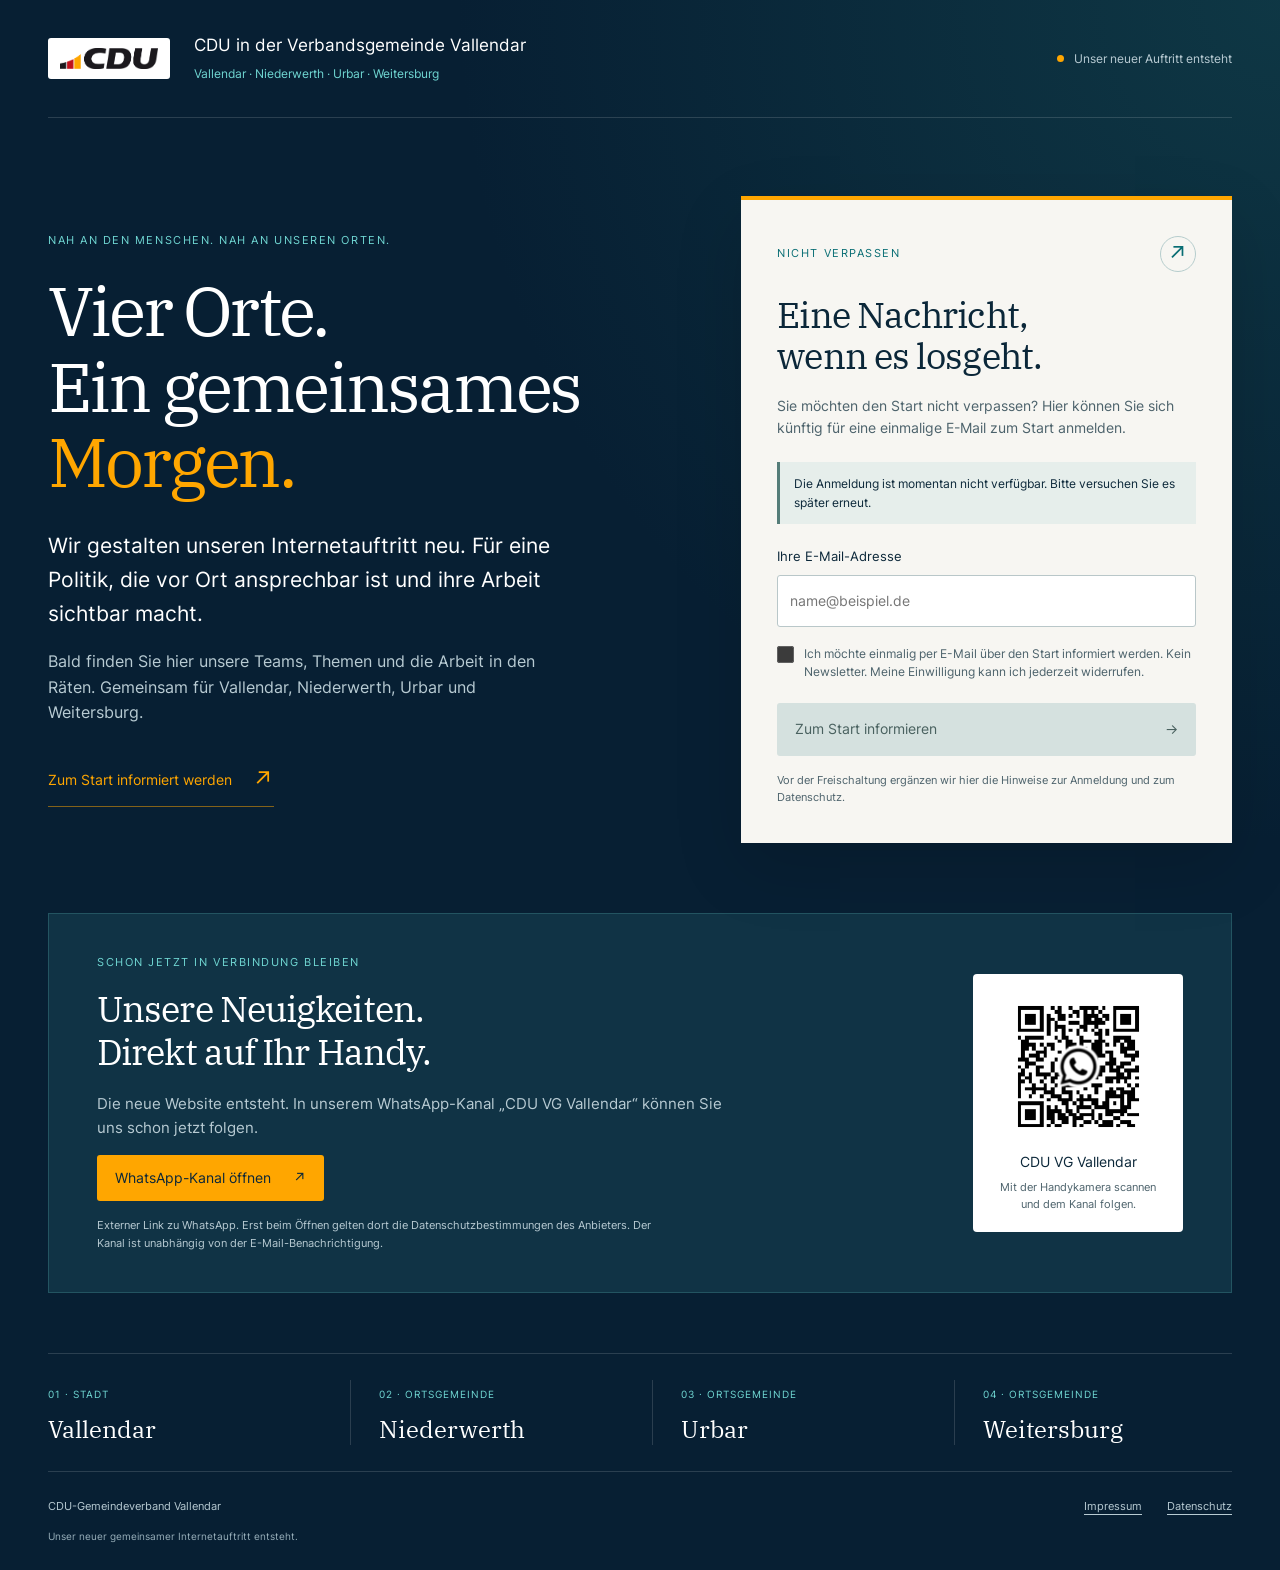
<file: index.html>
<!doctype html>
<html lang="de">
<head>
  <meta charset="utf-8">
  <meta name="viewport" content="width=device-width, initial-scale=1">
  <meta name="robots" content="noindex,nofollow">
  <meta name="referrer" content="no-referrer">
  <meta name="theme-color" content="#071f33">
  <title>Wir gestalten unseren neuen Auftritt | CDU Vallendar</title>
  <meta name="description" content="Ein neuer gemeinsamer Internetauftritt für Vallendar, Niederwerth, Urbar und Weitersburg entsteht.">
  <link rel="icon" href="favicon.svg?v=20260929" type="image/svg+xml">
  <link rel="icon" href="favicon.ico?v=20260929" sizes="16x16 32x32 48x48">
  <link rel="icon" href="favicon-32.png?v=20260929" type="image/png" sizes="32x32">
  <link rel="apple-touch-icon" href="apple-touch-icon.png?v=20260929">
  <link rel="stylesheet" href="landing.css?v=1">
  <script type="module" src="signup.js?v=20261020-hinweis1"></script>
<link rel="canonical" href="https://cdu-vallendar.de/">
</head>
<body>
  <a class="skip" href="#inhalt">Zum Inhalt springen</a>
  <header class="shell header">
    <div class="brand"><img src="cdu-gesamtlogo-transparent.png" alt="CDU" width="3907" height="861"><div class="brand-copy"><strong>CDU in der Verbandsgemeinde Vallendar</strong><span class="brand-places">Vallendar · Niederwerth · Urbar · Weitersburg</span></div></div>
    <span class="status"><i aria-hidden="true"></i> Unser neuer Auftritt entsteht</span>
  </header>
  <main id="inhalt">
    <section class="shell hero" aria-labelledby="titel">
      <div class="intro">
        <p class="eyebrow">Nah an den Menschen. Nah an unseren Orten.</p>
        <h1 id="titel">Vier Orte.<br>Ein gemeinsames <em>Morgen.</em></h1>
        <p class="lead">Wir gestalten unseren Internetauftritt neu. Für eine Politik, die vor Ort ansprechbar ist und ihre Arbeit sichtbar macht.</p>
        <p class="description">Bald finden Sie hier unsere Teams, Themen und die Arbeit in den Räten. Gemeinsam für Vallendar, Niederwerth, Urbar und Weitersburg.</p>
        <a class="jump" href="#startinfo">Zum Start informiert werden <span aria-hidden="true">↗</span></a>
      </div>
      <aside class="notification" id="startinfo" aria-labelledby="form-title">
        <div class="card-top"><span class="eyebrow">Nicht verpassen</span><span class="mail-icon" aria-hidden="true">↗</span></div>
        <h2 id="form-title">Eine Nachricht,<br>wenn es losgeht.</h2>
        <p id="form-description">Sie möchten den Start nicht verpassen? Hier können Sie sich künftig für eine einmalige E-Mail zum Start anmelden.</p>
        <div class="preview-note" id="form-hint"><strong>Anmeldung noch nicht freigeschaltet</strong><br>Wir richten die Benachrichtigung noch ein. Aktuell werden keine E-Mail-Adressen erfasst oder versendet.</div>
        <form id="signup-form" aria-describedby="form-hint">
          <fieldset disabled>
            <legend class="sr-only">Benachrichtigung zum Website-Start</legend>
            <label for="email">Ihre E-Mail-Adresse</label>
            <input id="email" type="email" name="email" autocomplete="email" placeholder="name@beispiel.de" required>
            <label class="consent"><input type="checkbox" name="consent" required><span id="consent-text">Ich möchte einmalig per E-Mail über den Start informiert werden. Kein Newsletter. Meine Einwilligung kann ich jederzeit widerrufen.</span></label>
            <div class="signup-trap" aria-hidden="true"><label>Dieses Feld leer lassen<input name="website" tabindex="-1" autocomplete="off"></label></div>
            <div id="signup-security"></div>
            <button type="submit">Zum Start informieren <span aria-hidden="true">→</span></button>
          </fieldset>
        </form>
        <div id="signup-action" hidden><button id="action-button" type="button" disabled>Bestätigen</button></div>
        <p id="signup-result" class="preview-note" role="status" aria-live="polite" tabindex="-1" hidden></p>
        <noscript><p class="fineprint">Für die Anmeldung und die Bestätigung benötigen Sie JavaScript. Ohne JavaScript werden keine Angaben versendet.</p></noscript>
        <p class="fineprint" id="preview-privacy-note">Vor der Freischaltung ergänzen wir hier die Hinweise zur Anmeldung und zum Datenschutz.</p>
        <p class="fineprint" id="signup-privacy-note" hidden>Informationen zur Verarbeitung Ihrer E-Mail-Adresse und zum Widerruf finden Sie in den <a id="signup-privacy" href="datenschutz.html">Datenschutzhinweisen zur Startbenachrichtigung</a>.</p>
      </aside>
    </section>
    <section class="whatsapp shell" aria-labelledby="whatsapp-title">
      <div class="whatsapp-copy">
        <p class="eyebrow">Schon jetzt in Verbindung bleiben</p>
        <h2 id="whatsapp-title">Unsere Neuigkeiten.<br>Direkt auf Ihr Handy.</h2>
        <p>Die neue Website entsteht. In unserem WhatsApp-Kanal „CDU VG Vallendar“ können Sie uns schon jetzt folgen.</p>
        <a class="channel-link" href="https://whatsapp.com/channel/0029VbBNMxSEQIafUT13xE0h" target="_blank" rel="noopener noreferrer">WhatsApp-Kanal öffnen <span aria-hidden="true">↗</span><span class="sr-only"> (öffnet in einem neuen Tab)</span></a>
        <p class="channel-privacy">Externer Link zu WhatsApp. Erst beim Öffnen gelten dort die Datenschutzbestimmungen des Anbieters. Der Kanal ist unabhängig von der E-Mail-Benachrichtigung.</p>
      </div>
      <figure class="qr-card">
        <div class="qr-window"><img src="whatsapp-kanal-qr.png" alt="QR-Code zum WhatsApp-Kanal CDU VG Vallendar. Alternativ den Link WhatsApp-Kanal öffnen verwenden."></div>
        <figcaption><strong>CDU VG Vallendar</strong><span>Mit der Handykamera scannen<br>und dem Kanal folgen.</span></figcaption>
      </figure>
    </section>
    <section class="places shell" aria-label="Unsere vier Orte">
      <div><span>01 · Stadt</span><h2>Vallendar</h2></div>
      <div><span>02 · Ortsgemeinde</span><h2>Niederwerth</h2></div>
      <div><span>03 · Ortsgemeinde</span><h2>Urbar</h2></div>
      <div><span>04 · Ortsgemeinde</span><h2>Weitersburg</h2></div>
    </section>
  </main>
  <footer class="shell"><p>CDU-Gemeindeverband Vallendar</p><nav aria-label="Rechtliches"><a href="impressum.html">Impressum</a><a href="datenschutz.html">Datenschutz</a></nav><p class="preview-footer">Unser neuer gemeinsamer Internetauftritt entsteht.</p></footer>
</body>
</html>
</file>
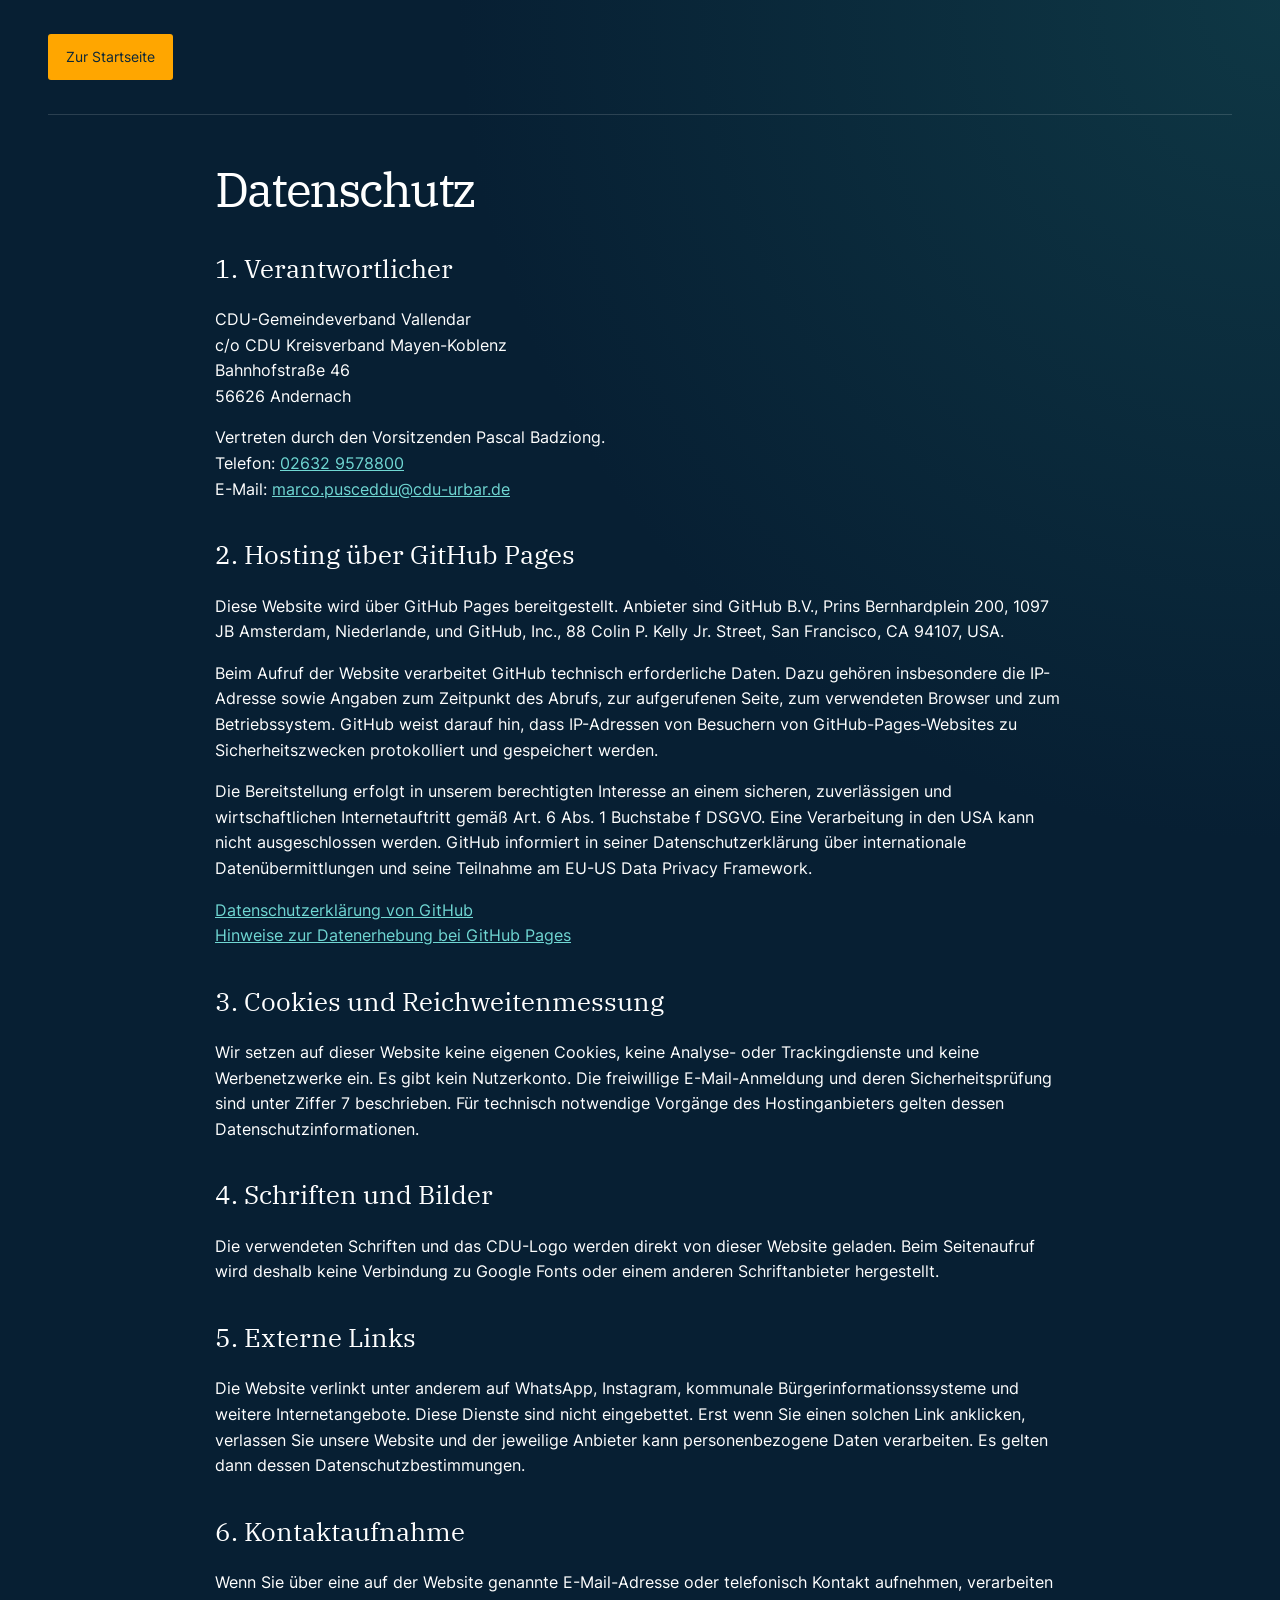
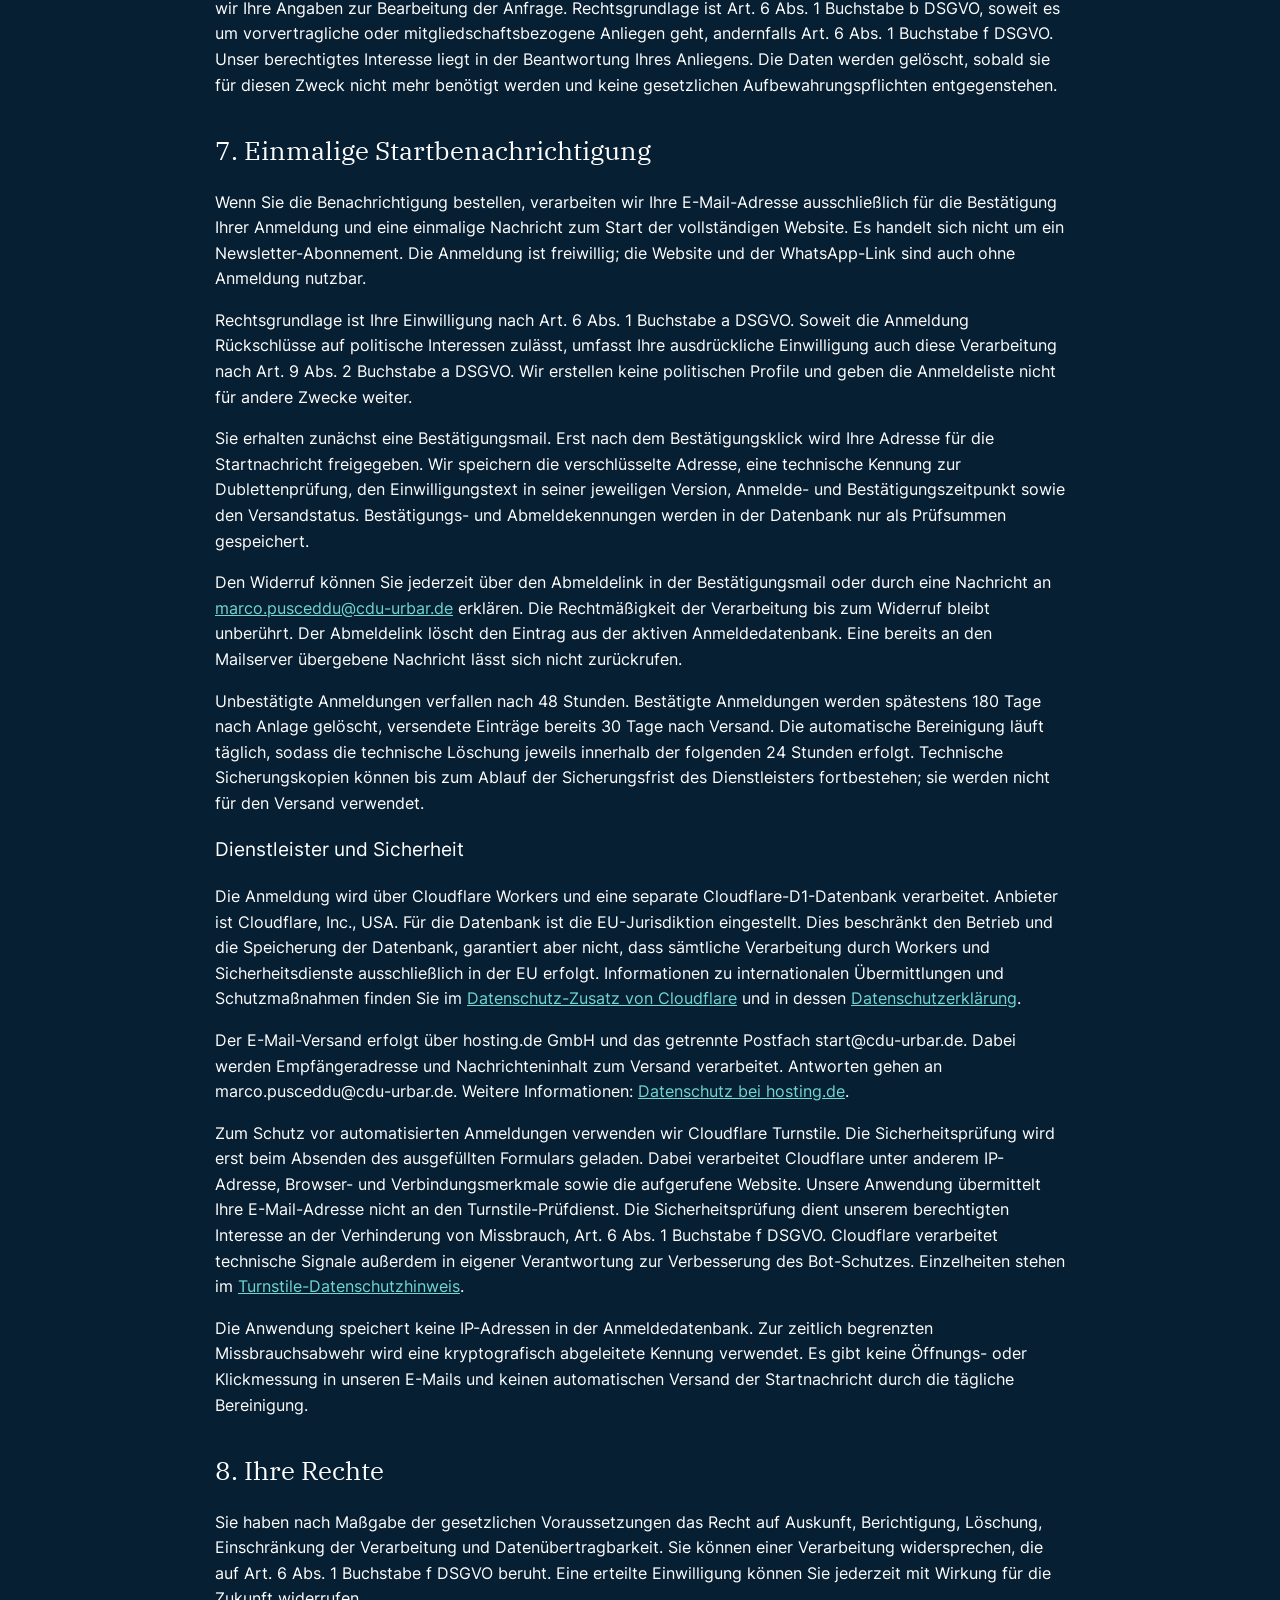
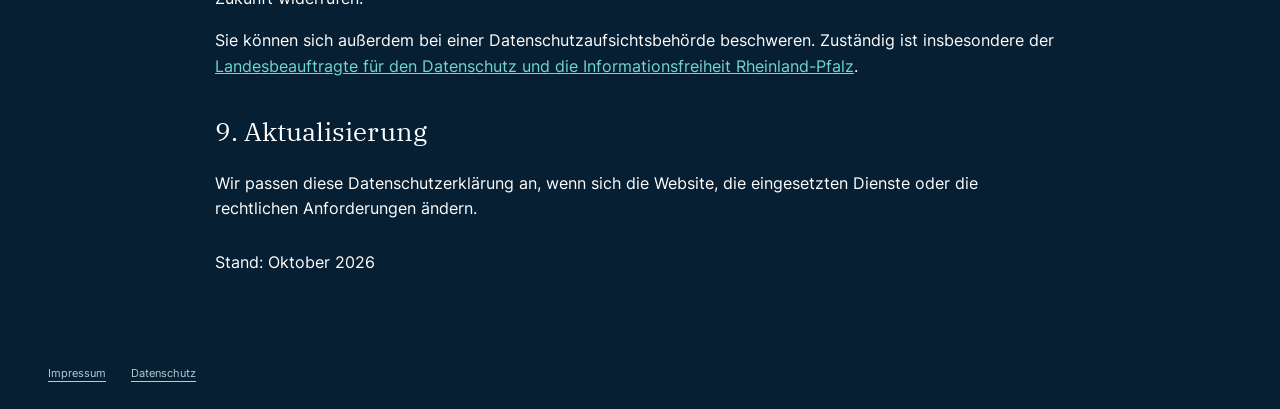
<file: datenschutz.html>
<!doctype html><html lang="de"><head><meta charset="utf-8"><meta name="viewport" content="width=device-width,initial-scale=1"><meta name="robots" content="noindex,nofollow"><title>Datenschutz | CDU Vallendar</title><link rel="stylesheet" href="landing.css"><link rel="icon" href="favicon.svg"><style>main{max-width:850px;padding-block:48px}main h1{font-size:48px}main h2{font:26px/1.3 Plex,Georgia,serif;margin-top:36px}main a{color:var(--teal)}section{margin-bottom:28px}</style></head><body><header class="shell header"><a class="channel-link" href="./">Zur Startseite</a></header><main class="shell"><h1>Datenschutz</h1>
      <section>
        <h2>1. Verantwortlicher</h2>
        <p><strong>CDU-Gemeindeverband Vallendar</strong><br>c/o CDU Kreisverband Mayen-Koblenz<br>Bahnhofstraße 46<br>56626 Andernach</p>
        <p>Vertreten durch den Vorsitzenden Pascal Badziong.<br>Telefon: <a href="tel:+4926329578800">02632 9578800</a><br>E-Mail: <a href="mailto:marco.pusceddu@cdu-urbar.de">marco.pusceddu@cdu-urbar.de</a></p>
      </section>
      <section>
        <h2>2. Hosting über GitHub Pages</h2>
        <p>Diese Website wird über GitHub Pages bereitgestellt. Anbieter sind GitHub B.V., Prins Bernhardplein 200, 1097 JB Amsterdam, Niederlande, und GitHub, Inc., 88 Colin P. Kelly Jr. Street, San Francisco, CA 94107, USA.</p>
        <p>Beim Aufruf der Website verarbeitet GitHub technisch erforderliche Daten. Dazu gehören insbesondere die IP-Adresse sowie Angaben zum Zeitpunkt des Abrufs, zur aufgerufenen Seite, zum verwendeten Browser und zum Betriebssystem. GitHub weist darauf hin, dass IP-Adressen von Besuchern von GitHub-Pages-Websites zu Sicherheitszwecken protokolliert und gespeichert werden.</p>
        <p>Die Bereitstellung erfolgt in unserem berechtigten Interesse an einem sicheren, zuverlässigen und wirtschaftlichen Internetauftritt gemäß Art. 6 Abs. 1 Buchstabe f DSGVO. Eine Verarbeitung in den USA kann nicht ausgeschlossen werden. GitHub informiert in seiner Datenschutzerklärung über internationale Datenübermittlungen und seine Teilnahme am EU-US Data Privacy Framework.</p>
        <p><a href="https://docs.github.com/de/site-policy/privacy-policies/github-general-privacy-statement">Datenschutzerklärung von GitHub</a><br><a href="https://docs.github.com/de/pages/getting-started-with-github-pages/what-is-github-pages#datensammlung">Hinweise zur Datenerhebung bei GitHub Pages</a></p>
      </section>
      <section>
        <h2>3. Cookies und Reichweitenmessung</h2>
        <p>Wir setzen auf dieser Website keine eigenen Cookies, keine Analyse- oder Trackingdienste und keine Werbenetzwerke ein. Es gibt kein Nutzerkonto. Die freiwillige E-Mail-Anmeldung und deren Sicherheitsprüfung sind unter Ziffer 7 beschrieben. Für technisch notwendige Vorgänge des Hostinganbieters gelten dessen Datenschutzinformationen.</p>
      </section>
      <section>
        <h2>4. Schriften und Bilder</h2>
        <p>Die verwendeten Schriften und das CDU-Logo werden direkt von dieser Website geladen. Beim Seitenaufruf wird deshalb keine Verbindung zu Google Fonts oder einem anderen Schriftanbieter hergestellt.</p>
      </section>
      <section>
        <h2>5. Externe Links</h2>
        <p>Die Website verlinkt unter anderem auf WhatsApp, Instagram, kommunale Bürgerinformationssysteme und weitere Internetangebote. Diese Dienste sind nicht eingebettet. Erst wenn Sie einen solchen Link anklicken, verlassen Sie unsere Website und der jeweilige Anbieter kann personenbezogene Daten verarbeiten. Es gelten dann dessen Datenschutzbestimmungen.</p>
      </section>
      <section>
        <h2>6. Kontaktaufnahme</h2>
        <p>Wenn Sie über eine auf der Website genannte E-Mail-Adresse oder telefonisch Kontakt aufnehmen, verarbeiten wir Ihre Angaben zur Bearbeitung der Anfrage. Rechtsgrundlage ist Art. 6 Abs. 1 Buchstabe b DSGVO, soweit es um vorvertragliche oder mitgliedschaftsbezogene Anliegen geht, andernfalls Art. 6 Abs. 1 Buchstabe f DSGVO. Unser berechtigtes Interesse liegt in der Beantwortung Ihres Anliegens. Die Daten werden gelöscht, sobald sie für diesen Zweck nicht mehr benötigt werden und keine gesetzlichen Aufbewahrungspflichten entgegenstehen.</p>
      </section>
      
      
      <section>
  <h2 id="startbenachrichtigung">7. Einmalige Startbenachrichtigung</h2>
  <p>Wenn Sie die Benachrichtigung bestellen, verarbeiten wir Ihre E-Mail-Adresse ausschließlich für die Bestätigung Ihrer Anmeldung und eine einmalige Nachricht zum Start der vollständigen Website. Es handelt sich nicht um ein Newsletter-Abonnement. Die Anmeldung ist freiwillig; die Website und der WhatsApp-Link sind auch ohne Anmeldung nutzbar.</p>
  <p>Rechtsgrundlage ist Ihre Einwilligung nach Art. 6 Abs. 1 Buchstabe a DSGVO. Soweit die Anmeldung Rückschlüsse auf politische Interessen zulässt, umfasst Ihre ausdrückliche Einwilligung auch diese Verarbeitung nach Art. 9 Abs. 2 Buchstabe a DSGVO. Wir erstellen keine politischen Profile und geben die Anmeldeliste nicht für andere Zwecke weiter.</p>
  <p>Sie erhalten zunächst eine Bestätigungsmail. Erst nach dem Bestätigungsklick wird Ihre Adresse für die Startnachricht freigegeben. Wir speichern die verschlüsselte Adresse, eine technische Kennung zur Dublettenprüfung, den Einwilligungstext in seiner jeweiligen Version, Anmelde- und Bestätigungszeitpunkt sowie den Versandstatus. Bestätigungs- und Abmeldekennungen werden in der Datenbank nur als Prüfsummen gespeichert.</p>
  <p>Den Widerruf können Sie jederzeit über den Abmeldelink in der Bestätigungsmail oder durch eine Nachricht an <a href="mailto:marco.pusceddu@cdu-urbar.de">marco.pusceddu@cdu-urbar.de</a> erklären. Die Rechtmäßigkeit der Verarbeitung bis zum Widerruf bleibt unberührt. Der Abmeldelink löscht den Eintrag aus der aktiven Anmeldedatenbank. Eine bereits an den Mailserver übergebene Nachricht lässt sich nicht zurückrufen.</p>
  <p>Unbestätigte Anmeldungen verfallen nach 48 Stunden. Bestätigte Anmeldungen werden spätestens 180 Tage nach Anlage gelöscht, versendete Einträge bereits 30 Tage nach Versand. Die automatische Bereinigung läuft täglich, sodass die technische Löschung jeweils innerhalb der folgenden 24 Stunden erfolgt. Technische Sicherungskopien können bis zum Ablauf der Sicherungsfrist des Dienstleisters fortbestehen; sie werden nicht für den Versand verwendet.</p>
  <h3>Dienstleister und Sicherheit</h3>
  <p>Die Anmeldung wird über Cloudflare Workers und eine separate Cloudflare-D1-Datenbank verarbeitet. Anbieter ist Cloudflare, Inc., USA. Für die Datenbank ist die EU-Jurisdiktion eingestellt. Dies beschränkt den Betrieb und die Speicherung der Datenbank, garantiert aber nicht, dass sämtliche Verarbeitung durch Workers und Sicherheitsdienste ausschließlich in der EU erfolgt. Informationen zu internationalen Übermittlungen und Schutzmaßnahmen finden Sie im <a href="https://www.cloudflare.com/cloudflare-customer-dpa/" target="_blank" rel="noopener noreferrer">Datenschutz-Zusatz von Cloudflare</a> und in dessen <a href="https://www.cloudflare.com/privacypolicy/" target="_blank" rel="noopener noreferrer">Datenschutzerklärung</a>.</p>
  <p>Der E-Mail-Versand erfolgt über hosting.de GmbH und das getrennte Postfach start@cdu-urbar.de. Dabei werden Empfängeradresse und Nachrichteninhalt zum Versand verarbeitet. Antworten gehen an marco.pusceddu@cdu-urbar.de. Weitere Informationen: <a href="https://www.hosting.de/ueber-uns/datenschutz/" target="_blank" rel="noopener noreferrer">Datenschutz bei hosting.de</a>.</p>
  <p>Zum Schutz vor automatisierten Anmeldungen verwenden wir Cloudflare Turnstile. Die Sicherheitsprüfung wird erst beim Absenden des ausgefüllten Formulars geladen. Dabei verarbeitet Cloudflare unter anderem IP-Adresse, Browser- und Verbindungsmerkmale sowie die aufgerufene Website. Unsere Anwendung übermittelt Ihre E-Mail-Adresse nicht an den Turnstile-Prüfdienst. Die Sicherheitsprüfung dient unserem berechtigten Interesse an der Verhinderung von Missbrauch, Art. 6 Abs. 1 Buchstabe f DSGVO. Cloudflare verarbeitet technische Signale außerdem in eigener Verantwortung zur Verbesserung des Bot-Schutzes. Einzelheiten stehen im <a href="https://www.cloudflare.com/turnstile-privacy-policy/" target="_blank" rel="noopener noreferrer">Turnstile-Datenschutzhinweis</a>.</p>
  <p>Die Anwendung speichert keine IP-Adressen in der Anmeldedatenbank. Zur zeitlich begrenzten Missbrauchsabwehr wird eine kryptografisch abgeleitete Kennung verwendet. Es gibt keine Öffnungs- oder Klickmessung in unseren E-Mails und keinen automatischen Versand der Startnachricht durch die tägliche Bereinigung.</p>
</section>
<section><h2>8. Ihre Rechte</h2>
        <p>Sie haben nach Maßgabe der gesetzlichen Voraussetzungen das Recht auf Auskunft, Berichtigung, Löschung, Einschränkung der Verarbeitung und Datenübertragbarkeit. Sie können einer Verarbeitung widersprechen, die auf Art. 6 Abs. 1 Buchstabe f DSGVO beruht. Eine erteilte Einwilligung können Sie jederzeit mit Wirkung für die Zukunft widerrufen.</p>
        <p>Sie können sich außerdem bei einer Datenschutzaufsichtsbehörde beschweren. Zuständig ist insbesondere der <a href="https://www.datenschutz.rlp.de/">Landesbeauftragte für den Datenschutz und die Informationsfreiheit Rheinland-Pfalz</a>.</p>
      </section>
      <section>
        <h2>9. Aktualisierung</h2>
        <p>Wir passen diese Datenschutzerklärung an, wenn sich die Website, die eingesetzten Dienste oder die rechtlichen Anforderungen ändern.</p>
      </section>
      <p class="legal-updated">Stand: Oktober 2026</p>
    </main><footer class="shell"><nav><a href="impressum.html">Impressum</a><a href="datenschutz.html">Datenschutz</a></nav></footer></body></html>
</file>
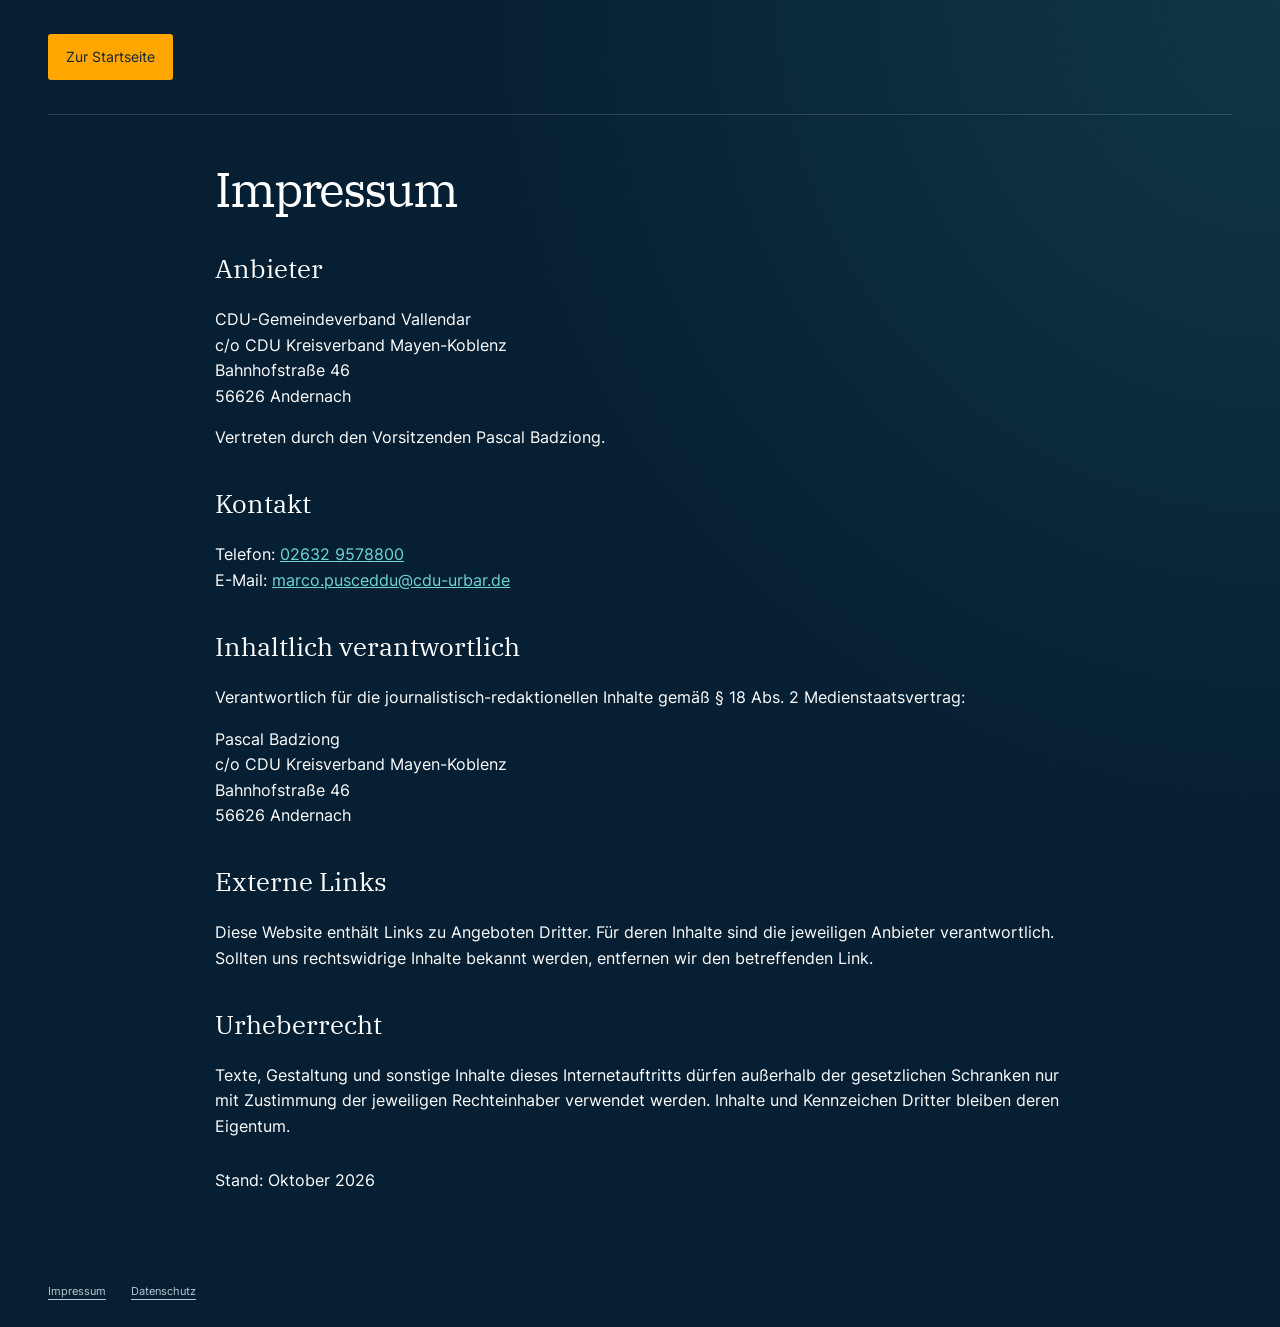
<file: impressum.html>
<!doctype html><html lang="de"><head><meta charset="utf-8"><meta name="viewport" content="width=device-width,initial-scale=1"><meta name="robots" content="noindex,nofollow"><title>Impressum | CDU Vallendar</title><link rel="stylesheet" href="landing.css"><link rel="icon" href="favicon.svg"><style>main{max-width:850px;padding-block:48px}main h1{font-size:48px}main h2{font:26px/1.3 Plex,Georgia,serif;margin-top:36px}main a{color:var(--teal)}section{margin-bottom:28px}</style></head><body><header class="shell header"><a class="channel-link" href="./">Zur Startseite</a></header><main class="shell"><h1>Impressum</h1>
      <section>
        <h2>Anbieter</h2>
        <p><strong>CDU-Gemeindeverband Vallendar</strong><br>c/o CDU Kreisverband Mayen-Koblenz<br>Bahnhofstraße 46<br>56626 Andernach</p>
        <p>Vertreten durch den Vorsitzenden Pascal Badziong.</p>
      </section>
      <section>
        <h2>Kontakt</h2>
        <p>Telefon: <a href="tel:+4926329578800">02632 9578800</a><br>E-Mail: <a href="mailto:marco.pusceddu@cdu-urbar.de">marco.pusceddu@cdu-urbar.de</a></p>
      </section>
      <section>
        <h2>Inhaltlich verantwortlich</h2>
        <p>Verantwortlich für die journalistisch-redaktionellen Inhalte gemäß § 18 Abs. 2 Medienstaatsvertrag:</p>
        <p>Pascal Badziong<br>c/o CDU Kreisverband Mayen-Koblenz<br>Bahnhofstraße 46<br>56626 Andernach</p>
      </section>
      <section>
        <h2>Externe Links</h2>
        <p>Diese Website enthält Links zu Angeboten Dritter. Für deren Inhalte sind die jeweiligen Anbieter verantwortlich. Sollten uns rechtswidrige Inhalte bekannt werden, entfernen wir den betreffenden Link.</p>
      </section>
      <section>
        <h2>Urheberrecht</h2>
        <p>Texte, Gestaltung und sonstige Inhalte dieses Internetauftritts dürfen außerhalb der gesetzlichen Schranken nur mit Zustimmung der jeweiligen Rechteinhaber verwendet werden. Inhalte und Kennzeichen Dritter bleiben deren Eigentum.</p>
      </section>
      <p class="legal-updated">Stand: Oktober 2026</p>
    </main><footer class="shell"><nav><a href="impressum.html">Impressum</a><a href="datenschutz.html">Datenschutz</a></nav></footer></body></html>
</file>
<file: landing.css>
@font-face{font-family:Inter;src:url('inter-regular.ttf') format('truetype');font-weight:100 900;font-display:swap}
@font-face{font-family:Plex;src:url('ibm-plex-serif-regular.ttf') format('truetype');font-display:swap}
:root{color-scheme:dark;--navy:#071f33;--teal:#70d7d3;--ink:#0b2739;--muted:#b8cbd3;--cdu-gold:#ffa600}
*{box-sizing:border-box}html{scroll-behavior:smooth}body{margin:0;background:var(--navy);color:#fff;font-family:Inter,Arial,sans-serif;-webkit-font-smoothing:antialiased;line-height:1.6}body:before{content:"";position:absolute;top:0;right:0;width:65%;height:850px;background:radial-gradient(ellipse at top right,#18565b70,transparent 70%);pointer-events:none;z-index:-1}.shell{width:min(1280px,calc(100% - 96px));margin-inline:auto}.header{display:flex;align-items:center;justify-content:space-between;gap:24px;padding-block:34px;border-bottom:1px solid #ffffff24}.brand{display:flex;gap:24px;align-items:center}.brand img{width:122px;height:auto;background:white;padding:10px 12px;border-radius:3px}.brand span{font-size:13px;line-height:1.45;color:var(--muted)}.brand strong{font-size:18px;color:#fff;font-weight:600}.status{font-size:12px;display:flex;align-items:center;gap:10px;color:var(--muted)}.status i{width:7px;height:7px;flex-shrink:0;background:var(--teal);border-radius:50%}.hero{display:grid;grid-template-columns:minmax(0,1.25fr) minmax(0,1fr);gap:80px;padding-block:78px 70px;align-items:center}.eyebrow{text-transform:uppercase;font-size:11px;letter-spacing:.14em;font-weight:700;color:var(--teal);margin:0 0 24px}h1,h2,p{margin-top:0}h1{font:clamp(48px,5.4vw,78px)/1.09 Plex,Georgia,serif;letter-spacing:-.045em;margin-bottom:30px}h1 em{font-style:normal;color:var(--teal);display:block}.lead{font-size:21px;line-height:1.6;max-width:570px;margin-bottom:19px}.description{color:var(--muted);max-width:520px;font-size:16px}.jump{display:inline-flex;align-items:center;gap:20px;margin-top:20px;color:var(--teal);font-size:14px;text-decoration:none;border-bottom:1px solid #70d7d380;padding-bottom:7px}.jump span{font-size:23px}.notification{background:#f7f6f2;color:var(--ink);padding:36px;border-top:4px solid var(--teal);box-shadow:0 24px 65px #0002;scroll-margin-top:24px}.card-top{display:flex;justify-content:space-between;align-items:center;margin-bottom:22px}.card-top .eyebrow{margin:0;color:#086d73}.mail-icon{width:36px;height:36px;display:grid;place-items:center;border:1px solid #b6cdcd;border-radius:50%;font-size:22px;color:#086d73}.notification h2{font:36px/1.15 Plex,Georgia,serif;letter-spacing:-.025em;margin-bottom:18px}.notification>p{font-size:14px;color:#4c626b}.preview-note{font-size:12px;line-height:1.6;background:#e6eeeb;border-left:3px solid #557d79;padding:12px 14px;margin:22px 0}.preview-note strong{font-weight:600}fieldset{margin:0;padding:0;border:0;min-width:0}label{font-size:13px;display:block}input[type=email]{width:100%;padding:14px 12px;margin-top:8px;border:1px solid #b9c7c9;background:#fff;color:#42535a;border-radius:3px;font:inherit;font-size:14px;opacity:1}.consent{display:flex;align-items:flex-start;gap:10px;margin:18px 0 22px;font-size:12px;color:#4c626b;line-height:1.5}.consent input{flex-shrink:0;width:17px;height:17px;margin:1px 0;accent-color:#087b80}button{width:100%;display:flex;align-items:center;justify-content:space-between;gap:12px;padding:15px 18px;border:0;border-radius:3px;background:#d5e1df;color:#49615f;font:inherit;font-size:14px;font-weight:600;cursor:not-allowed}.notification .fineprint{font-size:11px;line-height:1.6;margin:16px 0 0}.places{display:grid;grid-template-columns:repeat(4,minmax(0,1fr));border-top:1px solid #ffffff24;border-bottom:1px solid #ffffff24;padding-block:26px;gap:24px}.places div+div{border-left:1px solid #ffffff24;padding-left:28px}.places span{font-size:10px;letter-spacing:.1em;text-transform:uppercase;color:var(--teal)}.places h2{font:24px/1.3 Plex,Georgia,serif;margin:8px 0 0}footer{display:flex;justify-content:space-between;gap:12px;flex-wrap:wrap;padding-block:26px;color:var(--muted);font-size:11px}footer p{margin:0}footer nav{display:flex;gap:25px}footer a{color:var(--muted);text-decoration:underline;text-underline-offset:4px}.preview-footer{flex-basis:100%;font-size:10px;color:#97aeb9}a:focus-visible{outline:3px solid var(--teal);outline-offset:6px}.skip{position:absolute;top:-100px;left:20px;padding:10px;background:white;color:var(--ink);z-index:5}.skip:focus{top:10px}.sr-only{position:absolute;width:1px;height:1px;padding:0;overflow:hidden;clip:rect(0,0,0,0);white-space:nowrap;border:0}
@media(min-width:1500px){.hero{padding-block:100px}}
@media(max-width:1050px){.shell{width:calc(100% - 56px)}.hero{gap:36px}.notification{padding:26px}.lead{font-size:18px}.notification h2{font-size:32px}.places h2{font-size:21px}.places div+div{padding-left:16px}}
@media(max-width:760px){.shell{width:calc(100% - 40px)}.header{padding-block:23px;align-items:flex-start}.brand{gap:13px}.brand img{width:95px}.brand span{font-size:10px}.brand strong{font-size:15px}.status{display:none}.hero{grid-template-columns:1fr;gap:35px;padding-block:44px}.eyebrow{font-size:10px;letter-spacing:.09em}h1{font-size:clamp(44px,8.8vw,64px)}.lead{font-size:18px}.description{font-size:15px}.jump{margin-top:8px}.notification{padding:26px}.notification h2{font-size:34px}.places{grid-template-columns:repeat(2,minmax(0,1fr));gap:24px 12px}.places div+div{padding-left:0;border:0}.places h2{font-size:23px}footer{padding-block:24px}}
@media(prefers-reduced-motion:reduce){html{scroll-behavior:auto}}
.brand-copy{min-width:0;max-width:480px}.brand-copy strong{display:block;font-size:17px;line-height:1.4}.brand-copy .brand-places{display:block;margin-top:6px;font-size:12px;line-height:1.6;color:var(--teal)}.brand{min-width:0}.status{flex-shrink:0}
/* Match the main site's warm accent; retain teal for secondary information. */
h1 em,.jump{color:var(--cdu-gold)}
.jump{border-bottom-color:#ffa60080}
.status i{background:var(--cdu-gold)}
.notification{border-top-color:var(--cdu-gold)}
@media(max-width:1050px){.header .status{display:none}}
@media(max-width:760px){.brand{align-items:center;gap:14px}.brand img{width:78px;flex-shrink:0}.brand-copy strong{font-size:14px;line-height:1.45}.brand-copy .brand-places{font-size:11px;line-height:1.7;margin-top:5px}}
.whatsapp{display:flex;align-items:center;justify-content:space-between;gap:48px;padding:40px 48px;margin-bottom:60px;background:#103345;border:1px solid #70d7d333}.whatsapp-copy{max-width:650px}.whatsapp .eyebrow{margin-bottom:16px}.whatsapp h2{font:36px/1.2 Plex,Georgia,serif;letter-spacing:-.025em;margin-bottom:18px}.whatsapp-copy>p:not(.eyebrow){color:var(--muted);font-size:15px}.channel-link{display:inline-flex;gap:22px;align-items:center;background:var(--teal);color:var(--ink);padding:12px 18px;border-radius:3px;text-decoration:none;font-size:14px;font-weight:600}.whatsapp-copy .channel-privacy{font-size:11px!important;margin:16px 0 0;max-width:560px}.qr-card{flex:0 0 210px;background:#fff;color:var(--ink);margin:0;padding:20px;text-align:center;border-radius:4px}.qr-window{position:relative;width:145px;height:145px;overflow:hidden;margin:0 auto 12px;background:#fff}.qr-window img{position:absolute;width:321px;max-width:none;height:auto;left:-93px;top:-142px}.qr-card strong{display:block;font-size:14px}.qr-card figcaption span{display:block;font-size:11px;line-height:1.5;margin-top:6px;color:#4c626b}
@media(max-width:760px){.whatsapp{flex-direction:column;align-items:flex-start;padding:26px;gap:26px;margin-bottom:40px}.whatsapp h2{font-size:30px}.qr-card{flex-basis:auto;align-self:center;width:210px}}
[hidden]{display:none!important}.signup-trap{position:absolute;left:-10000px;width:1px;height:1px;overflow:hidden}.notification button:not(:disabled){background:#087b80;color:white;cursor:pointer}.notification input:focus-visible,.notification button:focus-visible,.notification a:focus-visible{outline:3px solid #087b80;outline-offset:3px}.notification a{color:#076a70}.notification .is-error{background:#fae8e2;border-color:#a4402a;color:#722d1c}#signup-security:not(:empty){margin-bottom:16px}#signup-result:focus{outline:2px solid #087b80;outline-offset:3px}
.channel-link,.notification button:not(:disabled){background:var(--cdu-gold);color:var(--ink)}
.channel-link:hover,.notification button:not(:disabled):hover{background:#ffbb3d}
</file>
